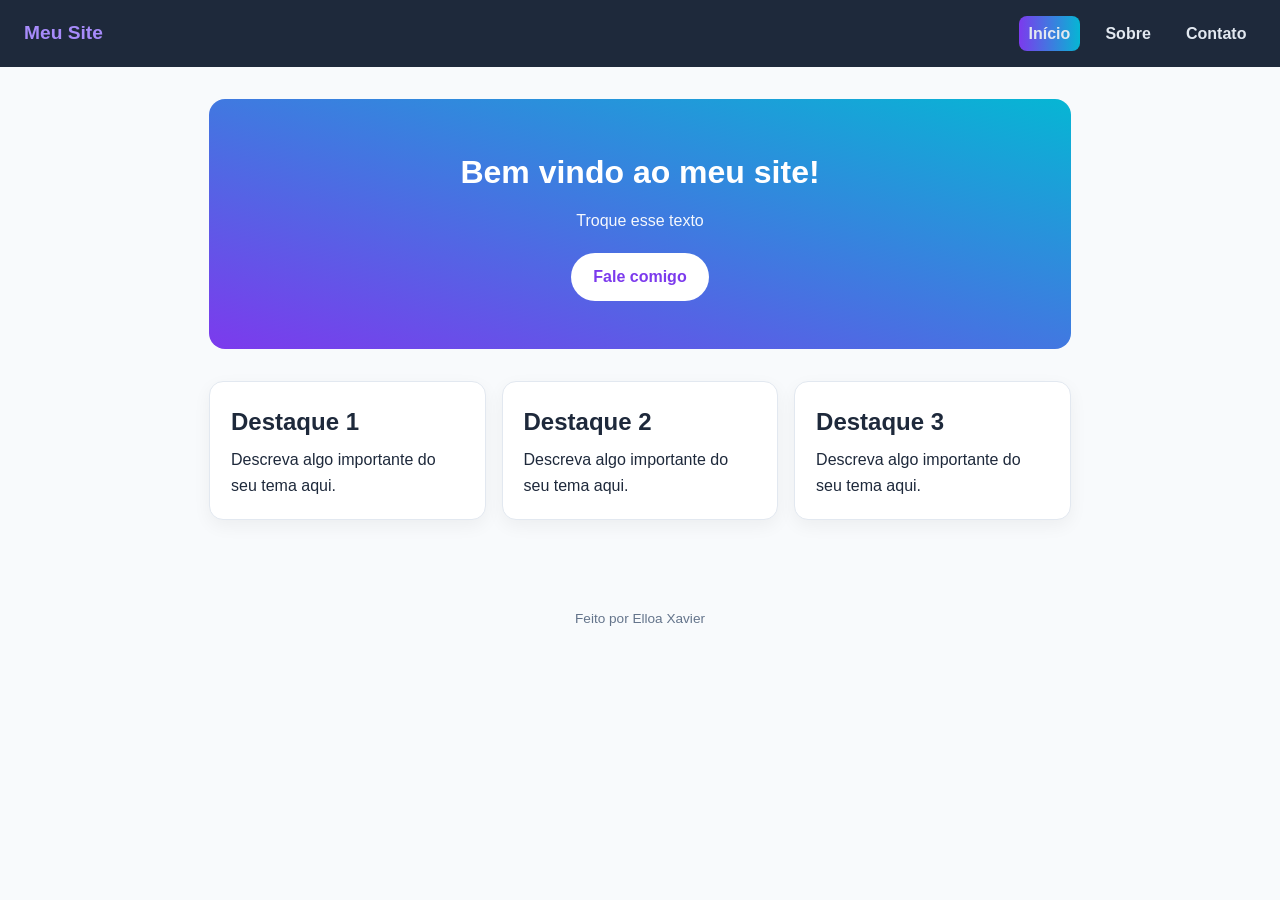
<file: index.html>
<!DOCTYPE html>
<html lang="pt-br">
<head>
    <meta charset="UTF-8">
    <meta name="viewport" content="width=device-width, initial-scale=1.0">
    <title>Meu Site</title>
    <link rel="stylesheet" href="style.css">
</head>
<body>

    <header class="topo">
        <span class="logo"> Meu Site </span>
        <nav class="menu">
            <a href="index.html" class="ativo">Início</a>
            <a href="sobre.html">Sobre</a>
            <a href="contato.html">Contato</a>
        </nav>
    </header>

    <main>
        <section class="hero">
            <h1> Bem vindo ao meu site!</h1>
            <p> Troque esse texto</p>
            <a href="contato.html" class="botao"> Fale comigo</a>
        </section>
        <section class="cards">
            <article class="card">
                <h2> Destaque 1</h2>
                <p> Descreva algo importante do seu tema aqui.</p>
            </article>

             <article class="card">
                <h2> Destaque 2</h2>
                <p> Descreva algo importante do seu tema aqui.</p>
            </article>

             <article class="card">
                <h2> Destaque 3</h2>
                <p> Descreva algo importante do seu tema aqui.</p>
            </article>
        </section>
    </main>

    <footer class="rodape">
        <p> Feito por Elloa Xavier </p>
    </footer>
    
</body>
</html>
</file>
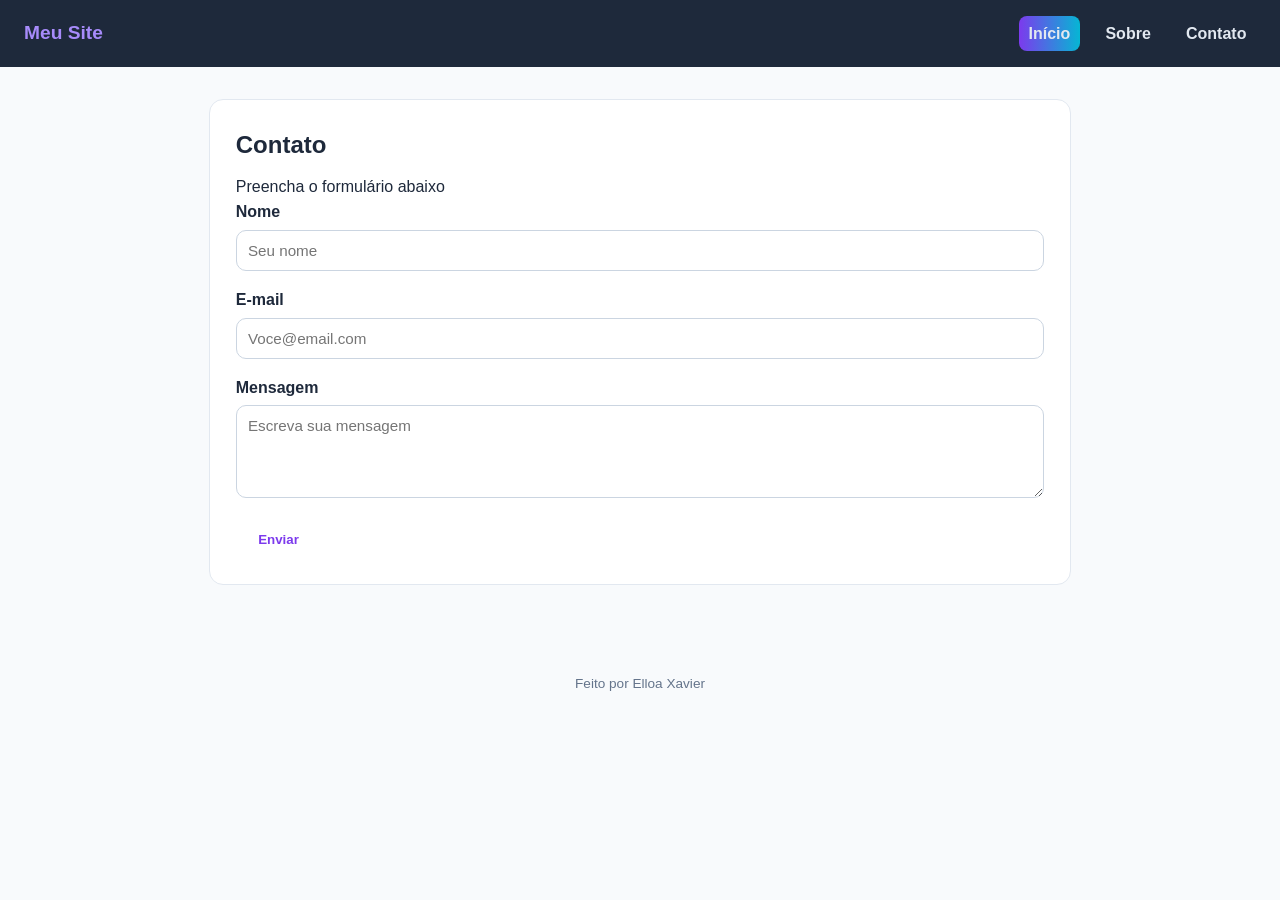
<file: contato.html>
<!DOCTYPE html>
<html lang="pt-br">
<head>
    <meta charset="UTF-8">
    <meta name="viewport" content="width=device-width, initial-scale=1.0">
    <title>Contato</title>
    <link rel="stylesheet" href="style.css">
</head>
<body>

    <header class="topo">
        <span class="logo"> Meu Site </span>
        <nav class="menu">
            <a href="index.html" class="ativo">Início</a>
            <a href="sobre.html">Sobre</a>
            <a href="contato.html">Contato</a>
        </nav>
    </header>

    <main>
        <section class="conteudo">
            <h1>Contato</h1>
            <p> Preencha o formulário abaixo</p>

            <form class="form" action="#">
                <div class="campo">
                    <label for="nome">Nome</label>
                    <input type="text" id="nome" nome="name" placeholder="Seu nome">
                </div>

                <div class="campo">
                    <label for="email">E-mail</label>
                    <input type="email" id="email" nome="email" placeholder="Voce@email.com">
                </div>

                <div class="campo">
                    <label for="msg">Mensagem</label>
                    <textarea nome="msg" id="msg" rows="4" placeholder="Escreva sua mensagem"></textarea>
                </div>

                <button type="submit" class="botao">Enviar</button>

            </form>
        </section>
    </main>

    <footer class="rodape">
        <p> Feito por Elloa Xavier </p>
    </footer>
    
</body>
</html>
</file>
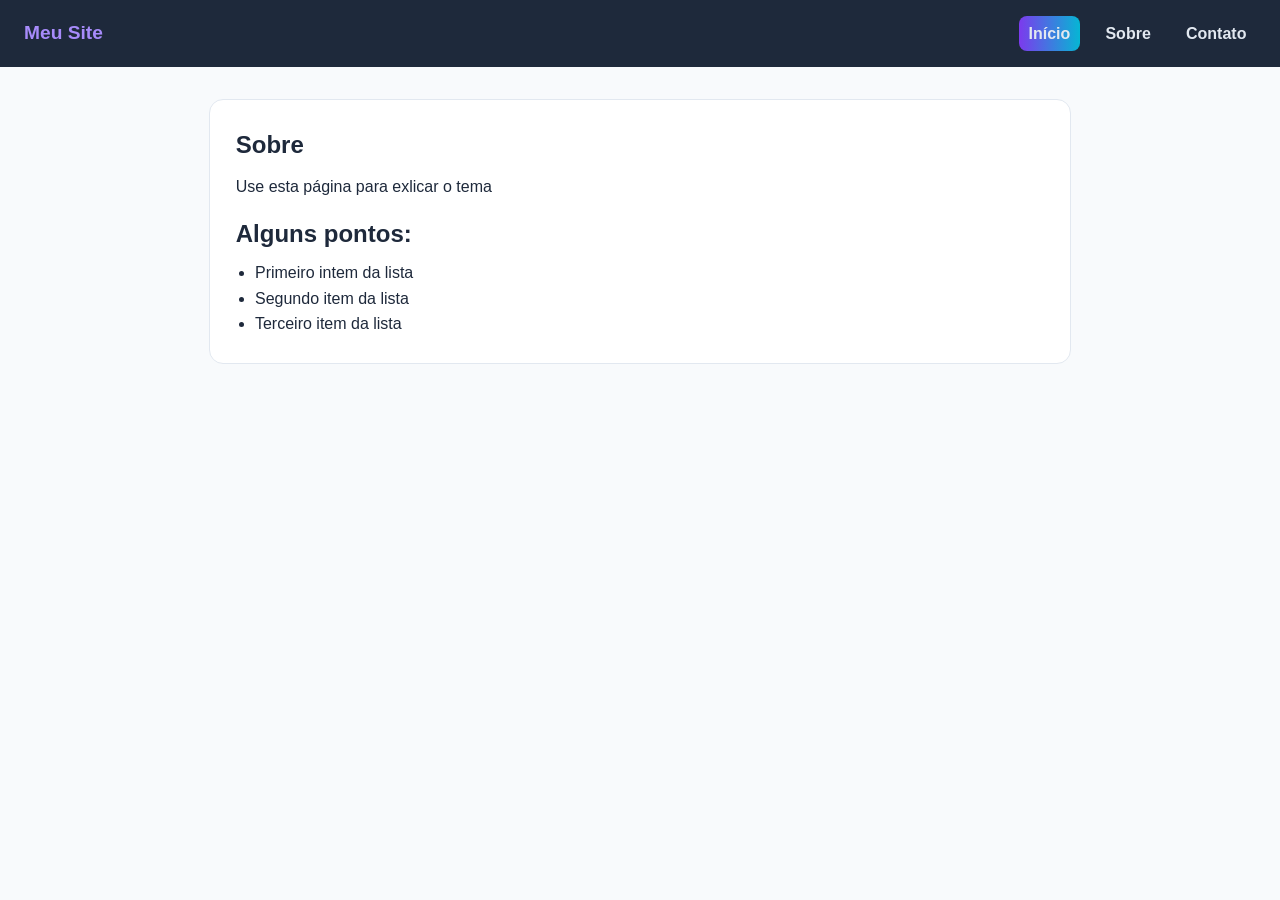
<file: sobre.html>
<!DOCTYPE html>
<html lang="pt-br">
<head>
    <meta charset="UTF-8">
    <meta name="viewport" content="width=device-width, initial-scale=1.0">
    <title>Sobre</title>
    <link rel="stylesheet" href="style.css">
</head>
<body>

    <header class="topo">
        <span class="logo"> Meu Site </span>
        <nav class="menu">
            <a href="index.html" class="ativo">Início</a>
            <a href="sobre.html">Sobre</a>
            <a href="contato.html">Contato</a>
        </nav>
    </header>

    <main>
        <section class="conteudo">
            <h1>Sobre</h1>
            <p> Use esta página para exlicar o tema</p>

            <h2> Alguns pontos: </h2>
            <ul> 
               <li>Primeiro intem da lista</li>
               <li>Segundo item da lista</li>
               <li>Terceiro item da lista</li>
            </ul>
        </section>
    </main>
    
</body>
</html>
</file>
<file: style.css>
* {margin: 0; padding: 0; box-sizing: border-box;}

body {
    font-family: 'Segoe UI', 'Segoe UI', Tahoma, Geneva, Verdana, sans-serif;
    color: #1e293b;
    background: #f8fafc;
    line-height: 1.6;
}

/* ----------- Menu topo -----------*/

.topo {
    display: flex;
    align-items: center;
    justify-content: space-between;
    flex-wrap: wrap;
    gap: 0.5rem;
    background: #1e293b;
    padding: 1rem 1.5rem;
}

.logo {
    color: #a78bfa;
    font-weight: 800;
    font-size: 1.2rem;
}

.menu { display: flex; gap: 1rem;}
.menu a {
    color: #e2e8f0;
    text-decoration: none;
    font-weight: 600;
    padding: 0.3rem 0.6rem;
    border-radius: 8px;
}

.menu a:hover{background: #334155;}
.menu a.ativo{
    background: linear-gradient(90deg, #7c3aed, #06b6d4);
}

/* ---------- Conteúdo ----------*/

main {
    max-width: 900px;
    margin: 0 auto;
    padding: 2rem 1.2rem;
}

.hero {
    text-align: center;
    padding: 3rem 1rem;
    background: linear-gradient(16deg, #7c3aed, #06b6d4); /*pode colocar imagem */
    color: #fff;
    border-radius: 16px;
}

.hero h1 {
    font-size: 2rem;
    margin-bottom: 0.6rem;
}

.hero p { 
    max-width: 520px;
    margin: 0 auto 1.2rem;
    opacity: 0.95;
}

.botao {
    display: inline-block;
    background: #fff;
    color: #7c3aed;
    font-weight: 700;
    text-decoration: none;
    padding: 0.7rem 1.4rem;
    border-radius: 50px;
    border: none;
    cursor: pointer;
}

.botao:hover {transform: scale(1.05);}

/*------------ Cards --------- */

.cards {
    display: flex;
    gap: 1rem;
    flex-wrap: wrap;
    margin-top: 2rem;
}

.card {
    flex: 1 1 220px;
    background: #fff;
    border: 1px solid #e2e8f0;
    border-radius: 14px;
    padding: 1.3rem;
    box-shadow: 0 6px 18px rgb( 0, 0, 0, 0.05);
}

.card h2 { margin-bottom: 0.4rem; font-family: 1.1rem;}

/* ----------- Conteúdo ---------*/

.conteudo {
    background: #fff;
    border: 1px solid #e2e8f0;
    border-radius: 14px;
    padding: 1.6rem;
}

.conteudo h1 { margin-bottom: 0.6rem; }
.conteudo h2 { margin: 1rem 0 0.4rem; }
.conteudo ul { margin-left: 1.2rem; }

/*------------ Formulario --------------*/

.form { margin-top: 1re; }
.campo { margin-bottom: 1rem; }

.campo label {
    display: block;
    font-weight: 600;
    margin-bottom: 0.3rem;
}

.campo input, .campo textarea {
    width: 100%;
    padding: 0.7rem;
    border: 1.5px solid #cbd5e1;
    border-radius: 10px;
    font-family: inherit;
    font-size: 0.95rem;
}

.campo input:focus, .campo textarea:focus {
    outline: 3px solid rgba(124,58,237,0.4);
    border-color: #7c3aed;
}

/*--------- redape ------------*/

.rodape {
    text-align: center;
    padding: 1.5rem;
    color: #64748b;
    font-size: 0.85rem;
    margin-top: 2rem;
}

@media (max-width: 600) {
    .hero h1 { font-size: 1.5rem;}
    .menu { width: 100%; justify-content: center;}
}
</file>
